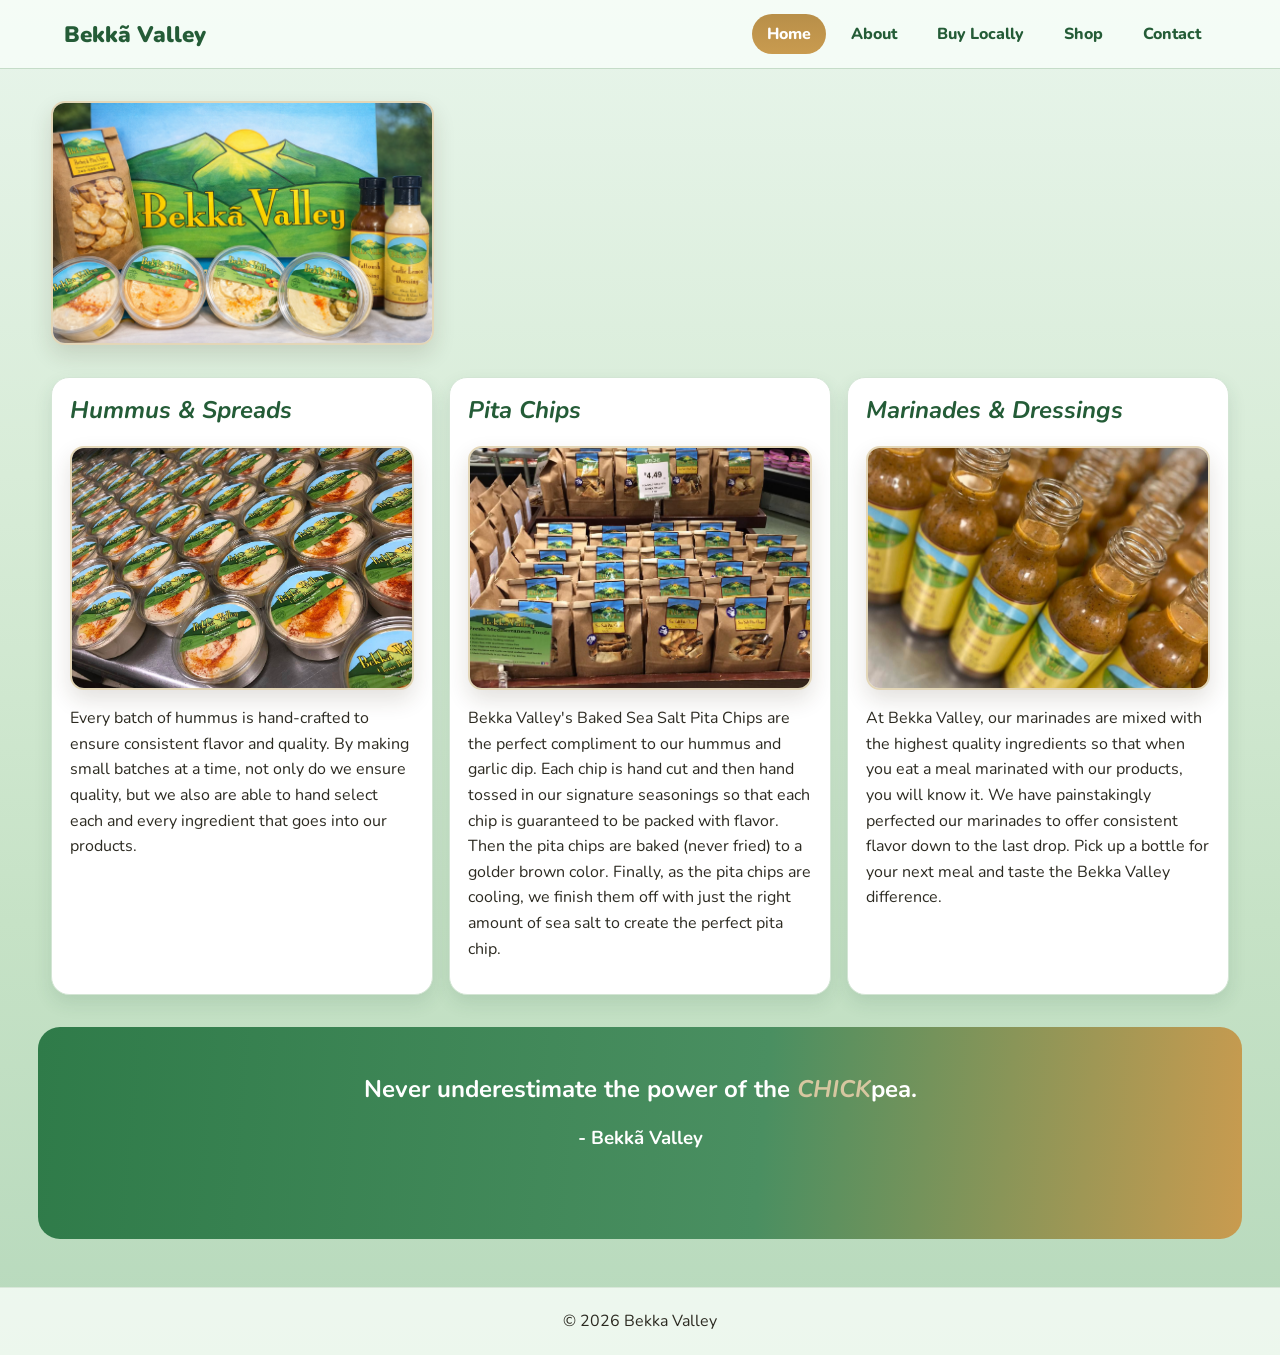
<file: bekkavalley-codex-review-website-at-bekka-valley/index.html>
<!doctype html>
<html lang="en">
  <head>
    <meta charset="UTF-8" />
    <meta name="viewport" content="width=device-width, initial-scale=1.0" />
    <title>Bekkã Valley | Home</title>
    <link rel="preconnect" href="https://fonts.googleapis.com" />
    <link rel="preconnect" href="https://fonts.gstatic.com" crossorigin />
    <link href="https://fonts.googleapis.com/css2?family=Nunito:wght@400;700;800;900&display=swap" rel="stylesheet" />
    <link rel="stylesheet" href="styles.css" />
  </head>
  <body>
    <header class="site-header">
      <a class="logo" href="index.html">Bekkã Valley</a>
      <button class="menu-toggle" aria-label="Toggle navigation">☰</button>
      <nav>
        <a href="index.html" class="active">Home</a>
        <a href="about.html">About</a>
        <a href="products.html">Buy Locally</a>
        <a href="shop.html">Shop</a>
        <a href="contact.html">Contact</a>
      </nav>
    </header>

    <main>
      <section class="block">
        <h2 class="block-title"></h2>
        <div class="gallery-grid">
          <figure class="gallery-item"><img src="Shop images\ChatGPT Image Mar 14, 2026, 09_44_53 PM.png" alt="Team members preparing food together" loading="lazy" />
          </figure>
        </section>

      <section class="block home-categories-section">
        <h2 class="block-title"></h2>
        <div class="grid three product-detail-grid">
          <article class="card product-detail-card">
            <h2><i>Hummus &amp; Spreads</i></h2>
            <figure class="gallery-item"><img src="Shop images\Ex_4.jpg" alt="People sharing snacks outdoors" loading="lazy" /></figure>
            <p>Every batch of hummus is hand-crafted to ensure consistent flavor and quality. By making small batches at a time, not only do we ensure quality, but we also are able to hand select each and every ingredient that goes into our products.</p>
          </article>
          <article class="card product-detail-card">
            <h2><i>Pita Chips</i></h2>
            <figure class="gallery-item"><img src="Shop images\IG_screenshot_3.png" alt="Family style dinner with dips" loading="lazy" /></figure>
            <p>Bekka Valley's Baked Sea Salt Pita Chips are the perfect compliment to our hummus and garlic dip. Each chip is hand cut and then hand tossed in our signature seasonings so that each chip is guaranteed to be packed with flavor. Then the pita chips are baked (never fried) to a golder brown color. Finally, as the pita chips are cooling, we finish them off with just the right amount of sea salt to create the perfect pita chip.</p>
          </article>
          <article class="card product-detail-card">
            <h2><i>Marinades &amp; Dressings</i></h2>
            <figure class="gallery-item"><img src="Shop images\0000_491575088_1249153670548327_1525358927775345856_n.jpg" alt="Colorful fresh vegetables for dipping" loading="lazy" /></figure>
            <p>At Bekka Valley, our marinades are mixed with the highest quality ingredients so that when you eat a meal marinated with our products, you will know it. We have painstakingly perfected our marinades to offer consistent flavor down to the last drop. Pick up a bottle for your next meal and taste the Bekka Valley difference.</p>
          </article>
        </div>
      </section>

      <section class="band">
        <h2>Never underestimate the power of the<i style="color: #d7c7a0"> CHICK</i>pea.</h2>
        <h3>- Bekkã Valley</h3>
        <br>
        <br>
      </section>
    </main>

    <footer class="site-footer">© <span id="year"></span> Bekka Valley</footer>
    <script src="app.js"></script>
  </body>
</html>
</file>
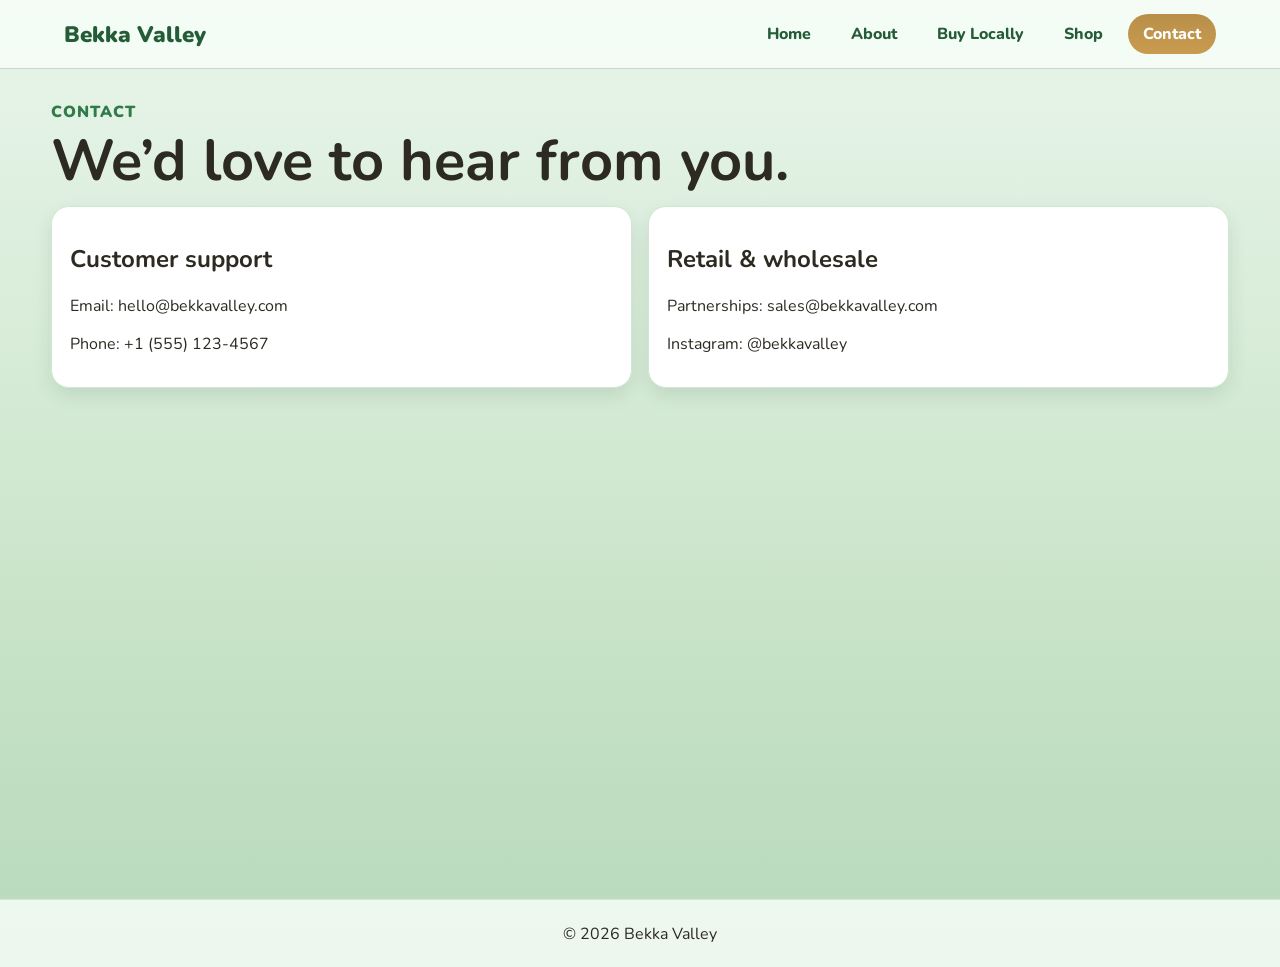
<file: contact.html>
<!doctype html>
<html lang="en">
  <head>
    <meta charset="UTF-8" />
    <meta name="viewport" content="width=device-width, initial-scale=1.0" />
    <title>Bekka Valley | Contact</title>
    <link rel="preconnect" href="https://fonts.googleapis.com" />
    <link rel="preconnect" href="https://fonts.gstatic.com" crossorigin />
    <link href="https://fonts.googleapis.com/css2?family=Nunito:wght@400;700;800;900&display=swap" rel="stylesheet" />
    <link rel="stylesheet" href="styles.css" />
  </head>
  <body>
    <header class="site-header">
      <a class="logo" href="index.html">Bekka Valley</a>
      <button class="menu-toggle" aria-label="Toggle navigation">☰</button>
      <nav>
        <a href="index.html">Home</a>
        <a href="about.html">About</a>
        <a href="products.html">Buy Locally</a>
        <a href="shop.html">Shop</a>
        <a href="contact.html" class="active">Contact</a>
      </nav>
    </header>

    <main>
      <section class="block">
        <p class="eyebrow">Contact</p>
        <h1>We’d love to hear from you.</h1>
        <div class="grid two">
          <article class="card">
            <h2>Customer support</h2>
            <p>Email: hello@bekkavalley.com</p>
            <p>Phone: +1 (555) 123-4567</p>
          </article>
          <article class="card">
            <h2>Retail & wholesale</h2>
            <p>Partnerships: sales@bekkavalley.com</p>
            <p>Instagram: @bekkavalley</p>
          </article>
        </div>
      </section>
    </main>

    <footer class="site-footer">© <span id="year"></span> Bekka Valley</footer>
    <script src="app.js"></script>
  </body>
</html>
</file>
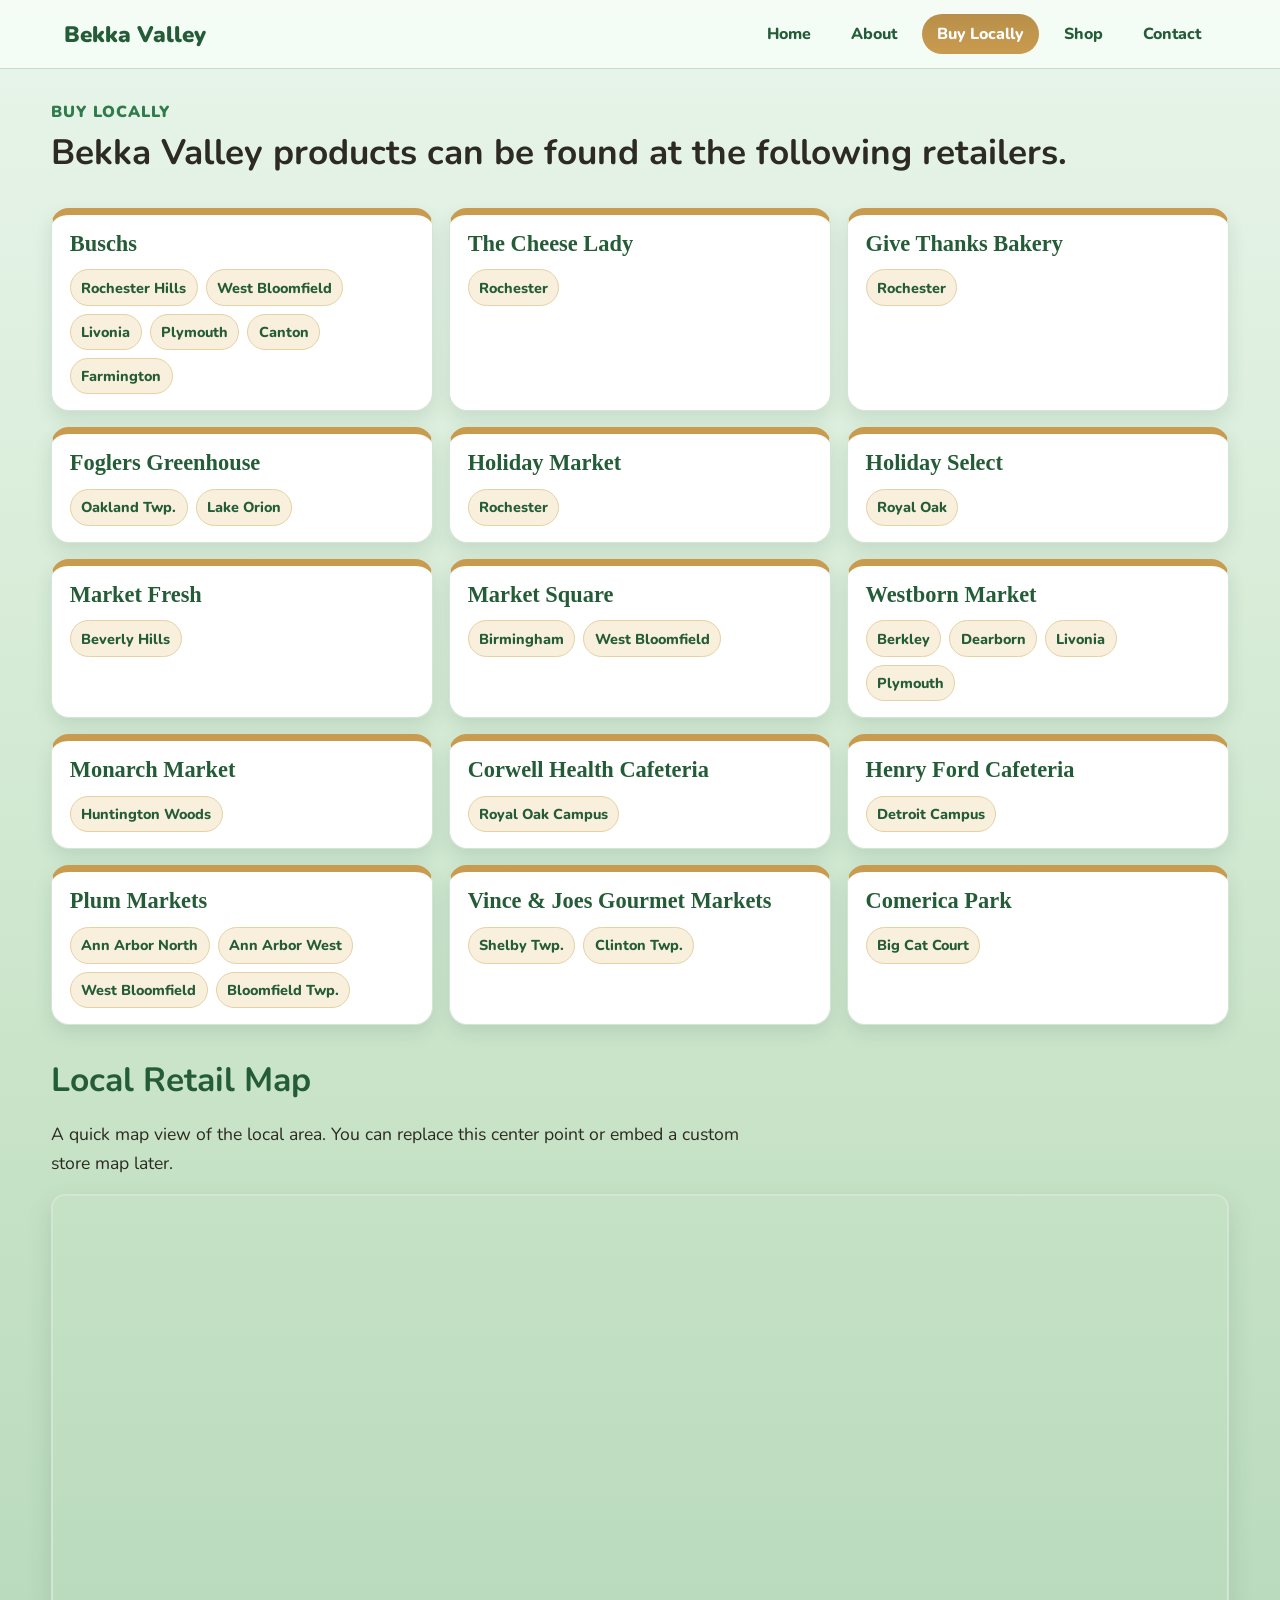
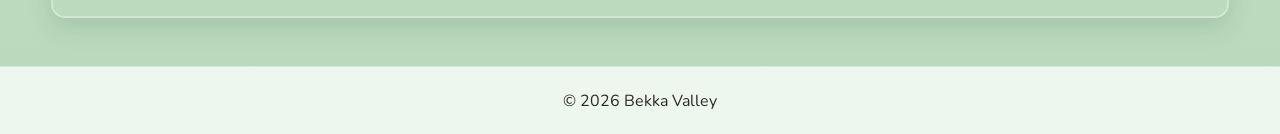
<file: products.html>
<!doctype html>
<html lang="en">
  <head>
    <meta charset="UTF-8" />
    <meta name="viewport" content="width=device-width, initial-scale=1.0" />
    <title>Bekka Valley | Buy Locally</title>
    <link rel="preconnect" href="https://fonts.googleapis.com" />
    <link rel="preconnect" href="https://fonts.gstatic.com" crossorigin />
    <link href="https://fonts.googleapis.com/css2?family=Nunito:wght@400;700;800;900&display=swap" rel="stylesheet" />
    <link rel="stylesheet" href="styles.css" />
  </head>
  <body>
    <header class="site-header">
      <a class="logo" href="index.html">Bekka Valley</a>
      <button class="menu-toggle" aria-label="Toggle navigation">☰</button>
      <nav>
        <a href="index.html">Home</a>
        <a href="about.html">About</a>
        <a href="products.html" class="active">Buy Locally</a>
        <a href="shop.html">Shop</a>
        <a href="contact.html">Contact</a>
      </nav>
    </header>

    <main>
      <section class="block buy-header">
        <p class="eyebrow">Buy Locally</p>
        <h1>Bekka Valley products can be found at the following retailers.</h1>
      </section>

      <section class="block buy-local-layout">
        <article class="card retailer-container">
          <h3>Buschs</h3>
          <div class="location-links">
            <a href="https://www.google.com/maps/search/?api=1&query=Buschs+Rochester+Hills+MI" target="_blank" rel="noopener noreferrer">Rochester Hills</a>
            <a href="https://www.google.com/maps/search/?api=1&query=Buschs+West+Bloomfield+MI" target="_blank" rel="noopener noreferrer">West Bloomfield</a>
            <a href="https://www.google.com/maps/search/?api=1&query=Buschs+Livonia+MI" target="_blank" rel="noopener noreferrer">Livonia</a>
            <a href="https://www.google.com/maps/search/?api=1&query=Buschs+Plymouth+MI" target="_blank" rel="noopener noreferrer">Plymouth</a>
            <a href="https://www.google.com/maps/search/?api=1&query=Buschs+Canton+MI" target="_blank" rel="noopener noreferrer">Canton</a>
            <a href="https://www.google.com/maps/search/?api=1&query=Buschs+Farmington+MI" target="_blank" rel="noopener noreferrer">Farmington</a>
          </div>
        </article>

        <article class="card retailer-container">
          <h3>The Cheese Lady</h3>
          <div class="location-links">
            <a href="https://www.google.com/maps/search/?api=1&query=The+Cheese+Lady+Rochester+MI" target="_blank" rel="noopener noreferrer">Rochester</a>
          </div>
        </article>

        <article class="card retailer-container">
          <h3>Give Thanks Bakery</h3>
          <div class="location-links">
            <a href="https://www.google.com/maps/search/?api=1&query=Give+Thanks+Bakery+Rochester+MI" target="_blank" rel="noopener noreferrer">Rochester</a>
          </div>
        </article>

        <article class="card retailer-container">
          <h3>Foglers Greenhouse</h3>
          <div class="location-links">
            <a href="https://www.google.com/maps/search/?api=1&query=Foglers+Greenhouse+Oakland+Township+MI" target="_blank" rel="noopener noreferrer">Oakland Twp.</a>
            <a href="https://www.google.com/maps/search/?api=1&query=Foglers+Greenhouse+Lake+Orion+MI" target="_blank" rel="noopener noreferrer">Lake Orion</a>
          </div>
        </article>

        <article class="card retailer-container">
          <h3>Holiday Market</h3>
          <div class="location-links">
            <a href="https://www.google.com/maps/search/?api=1&query=Holiday+Market+Rochester+MI" target="_blank" rel="noopener noreferrer">Rochester</a>
          </div>
        </article>

        <article class="card retailer-container">
          <h3>Holiday Select</h3>
          <div class="location-links">
            <a href="https://www.google.com/maps/search/?api=1&query=Holiday+Select+Royal+Oak+MI" target="_blank" rel="noopener noreferrer">Royal Oak</a>
          </div>
        </article>

        <article class="card retailer-container">
          <h3>Market Fresh</h3>
          <div class="location-links">
            <a href="https://www.google.com/maps/search/?api=1&query=Market+Fresh+Beverly+Hills+MI" target="_blank" rel="noopener noreferrer">Beverly Hills</a>
          </div>
        </article>

        <article class="card retailer-container">
          <h3>Market Square</h3>
          <div class="location-links">
            <a href="https://www.google.com/maps/search/?api=1&query=Market+Square+Birmingham+MI" target="_blank" rel="noopener noreferrer">Birmingham</a>
            <a href="https://www.google.com/maps/search/?api=1&query=Market+Square+West+Bloomfield+MI" target="_blank" rel="noopener noreferrer">West Bloomfield</a>
          </div>
        </article>

        <article class="card retailer-container">
          <h3>Westborn Market</h3>
          <div class="location-links">
            <a href="https://www.google.com/maps/search/?api=1&query=Westborn+Market+Berkley+MI" target="_blank" rel="noopener noreferrer">Berkley</a>
            <a href="https://www.google.com/maps/search/?api=1&query=Westborn+Market+Dearborn+MI" target="_blank" rel="noopener noreferrer">Dearborn</a>
            <a href="https://www.google.com/maps/search/?api=1&query=Westborn+Market+Livonia+MI" target="_blank" rel="noopener noreferrer">Livonia</a>
            <a href="https://www.google.com/maps/search/?api=1&query=Westborn+Market+Plymouth+MI" target="_blank" rel="noopener noreferrer">Plymouth</a>
          </div>
        </article>

        <article class="card retailer-container">
          <h3>Monarch Market</h3>
          <div class="location-links">
            <a href="https://www.google.com/maps/search/?api=1&query=Monarch+Market+Huntington+Woods+MI" target="_blank" rel="noopener noreferrer">Huntington Woods</a>
          </div>
        </article>

        <article class="card retailer-container">
          <h3>Corwell Health Cafeteria</h3>
          <div class="location-links">
            <a href="https://www.google.com/maps/search/?api=1&query=Corewell+Health+Royal+Oak+MI" target="_blank" rel="noopener noreferrer">Royal Oak Campus</a>
          </div>
        </article>

        <article class="card retailer-container">
          <h3>Henry Ford Cafeteria</h3>
          <div class="location-links">
            <a href="https://www.google.com/maps/search/?api=1&query=Henry+Ford+Hospital+Detroit+MI" target="_blank" rel="noopener noreferrer">Detroit Campus</a>
          </div>
        </article>

        <article class="card retailer-container">
          <h3>Plum Markets</h3>
          <div class="location-links">
            <a href="https://www.google.com/maps/search/?api=1&query=Plum+Market+Ann+Arbor+North+MI" target="_blank" rel="noopener noreferrer">Ann Arbor North</a>
            <a href="https://www.google.com/maps/search/?api=1&query=Plum+Market+Ann+Arbor+West+MI" target="_blank" rel="noopener noreferrer">Ann Arbor West</a>
            <a href="https://www.google.com/maps/search/?api=1&query=Plum+Market+West+Bloomfield+MI" target="_blank" rel="noopener noreferrer">West Bloomfield</a>
            <a href="https://www.google.com/maps/search/?api=1&query=Plum+Market+Bloomfield+Township+MI" target="_blank" rel="noopener noreferrer">Bloomfield Twp.</a>
          </div>
        </article>

        <article class="card retailer-container">
          <h3>Vince &amp; Joes Gourmet Markets</h3>
          <div class="location-links">
            <a href="https://www.google.com/maps/search/?api=1&query=Vince+and+Joes+Shelby+Township+MI" target="_blank" rel="noopener noreferrer">Shelby Twp.</a>
            <a href="https://www.google.com/maps/search/?api=1&query=Vince+and+Joes+Clinton+Township+MI" target="_blank" rel="noopener noreferrer">Clinton Twp.</a>
          </div>
        </article>

        <article class="card retailer-container">
          <h3>Comerica Park</h3>
          <div class="location-links">
            <a href="https://www.google.com/maps/search/?api=1&query=Comerica+Park+Detroit+MI" target="_blank" rel="noopener noreferrer">Big Cat Court</a>
          </div>
        </article>
      </section>

      <section class="block">
        <h2 class="block-title">Local Retail Map</h2>
        <p class="lead">A quick map view of the local area. You can replace this center point or embed a custom store map later.</p>
        <div class="map-wrap">
          <iframe
            title="Bekka Valley local retail map"
            src="https://www.google.com/maps?q=Rochester+Hills,+MI&output=embed"
            loading="lazy"
            referrerpolicy="no-referrer-when-downgrade"
          ></iframe>
        </div>
      </section>
    </main>

    <footer class="site-footer">© <span id="year"></span> Bekka Valley</footer>
    <script src="app.js"></script>
  </body>
</html>
</file>
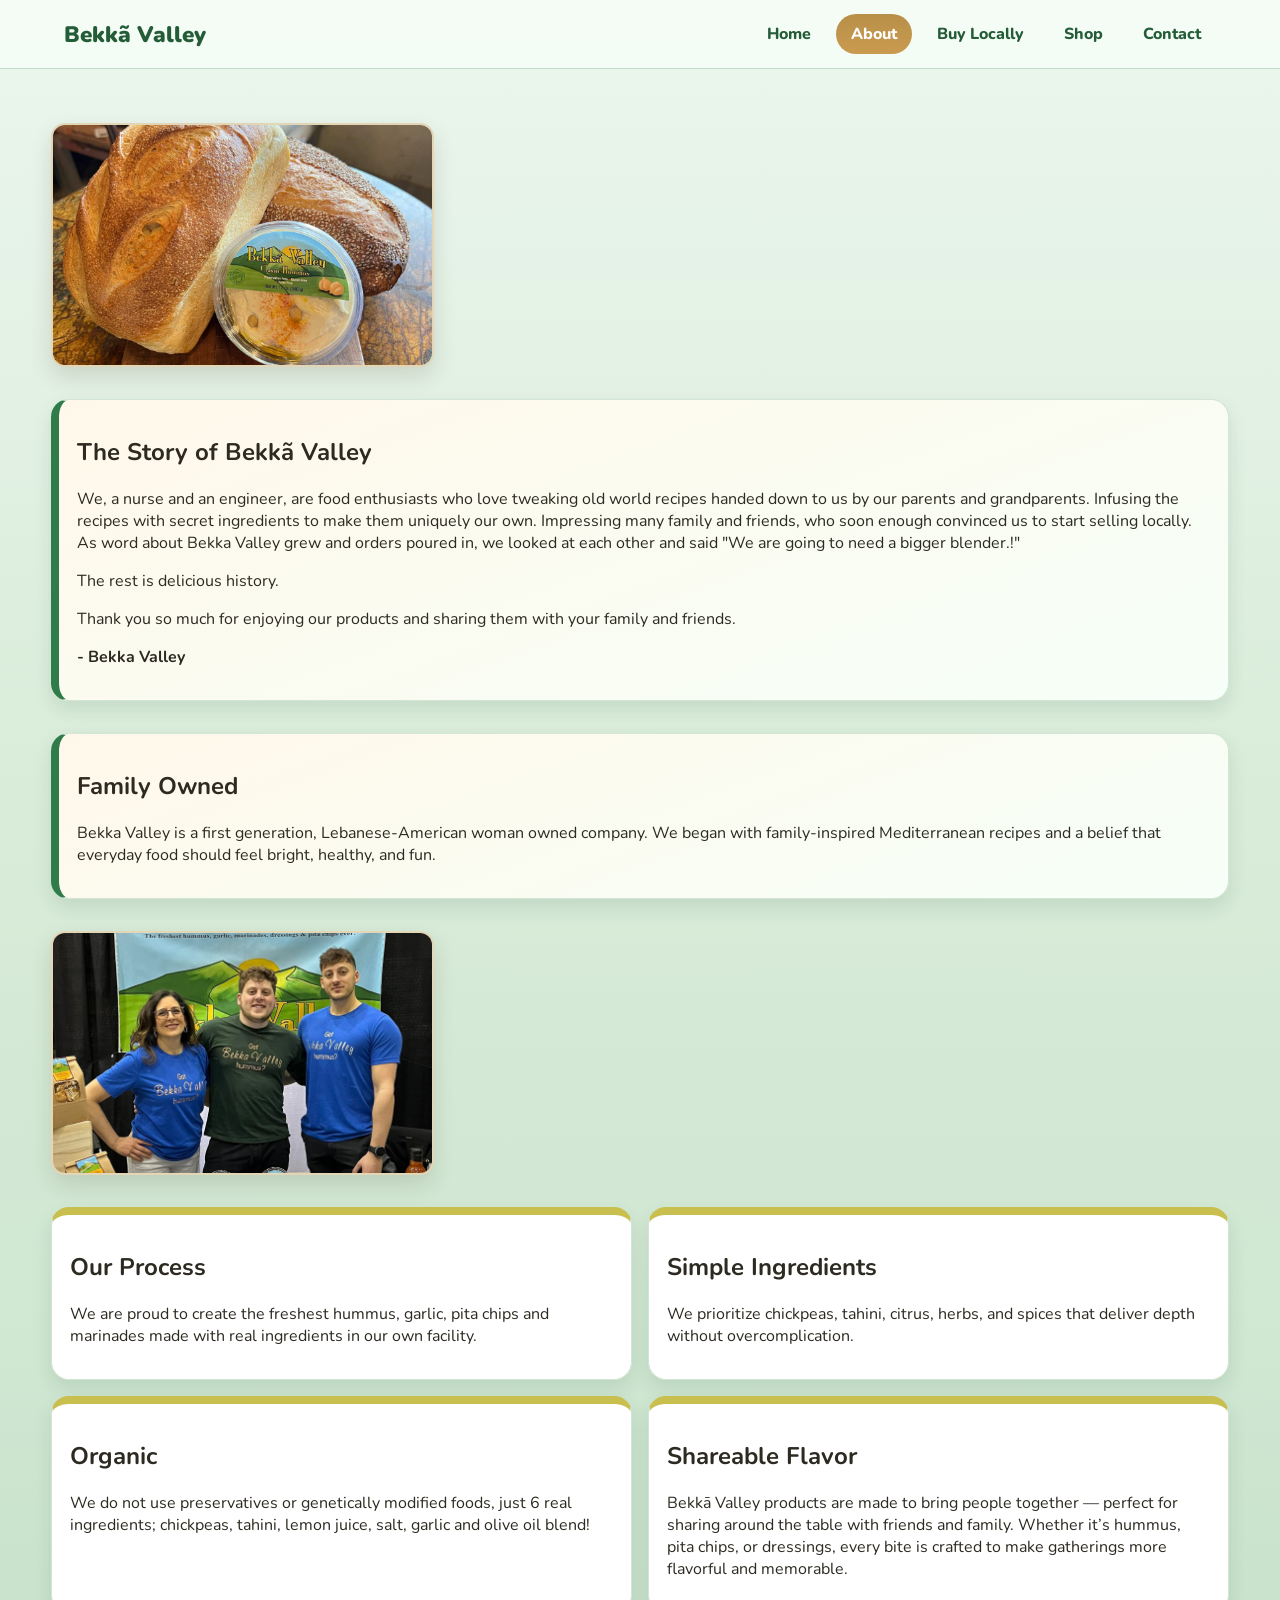
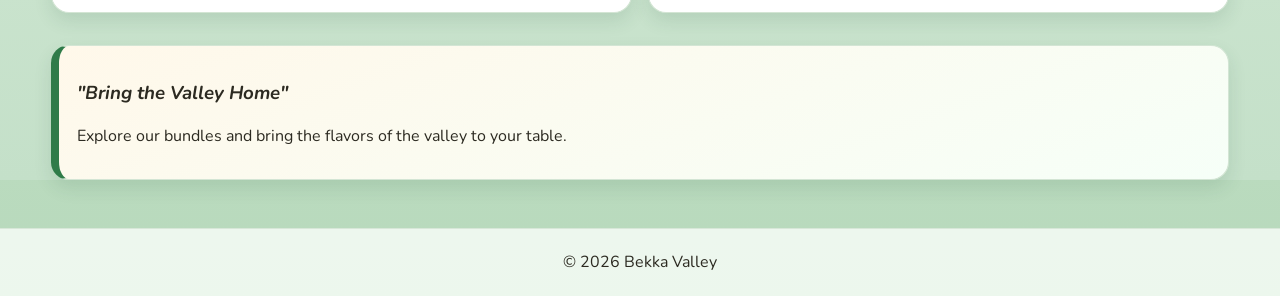
<file: bekkavalley-codex-review-website-at-bekka-valley/about.html>
<!doctype html>
<html lang="en">
  <head>
    <meta charset="UTF-8" />
    <meta name="viewport" content="width=device-width, initial-scale=1.0" />
    <title>Bekka Valley | About</title>
    <link rel="preconnect" href="https://fonts.googleapis.com" />
    <link rel="preconnect" href="https://fonts.gstatic.com" crossorigin />
    <link href="https://fonts.googleapis.com/css2?family=Nunito:wght@400;700;800;900&display=swap" rel="stylesheet" />
    <link rel="stylesheet" href="styles.css" />
  </head>
  <body>
    <header class="site-header">
      <a class="logo" href="index.html">Bekkã Valley</a>
      <button class="menu-toggle" aria-label="Toggle navigation">☰</button>
      <nav>
        <a href="index.html">Home</a>
        <a href="about.html" class="active">About</a>
        <a href="products.html">Buy Locally</a>
        <a href="shop.html">Shop</a>
        <a href="contact.html">Contact</a>
      </nav>
    </header>

    <main class="about-page">
      <br>

      <section class="block">
        <h2 class="block-title"></h2>
        <div class="gallery-grid">
          <figure class="gallery-item"><img src="Shop images\IG_screenshot_1.png" alt="Team members preparing food together" loading="lazy" /></figure>
        </div>
      </section>

      <section class="block">
        <article class="card about-story-card">
          <h2>The Story of Bekkã Valley</h2>
          <p>We, a nurse and an engineer, are food enthusiasts who love tweaking old world recipes handed down to us by our parents and grandparents. Infusing the recipes with secret ingredients to make them uniquely our own. Impressing many family and friends, who soon enough convinced us to start selling locally. As word about Bekka Valley grew and orders poured in, we looked at each other and said "We are going to need a bigger blender.!"</p>
          <p>The rest is delicious history.</p>
          <p>Thank you so much for enjoying our products and sharing them with your family and friends.</p>
          <p><strong>- Bekka Valley</strong></p>
        </article>
      </section>

      <section class="block">
        <article class="card about-story-card">
          <p class="eyebrow"></p>
          <h2>Family Owned</h2>
          <p>Bekka Valley is a first generation, Lebanese-American woman owned company. We began with family-inspired Mediterranean recipes and a belief that everyday food should feel bright, healthy, and fun.</p>
        </article>
      </section>

            <section class="block">
        <h2 class="block-title"></h2>
        <div class="gallery-grid">
          <figure class="gallery-item"><img src="Shop images\team.jpg" alt="Team members preparing food together" loading="lazy" /></figure>
        </div>
      </section>

      <section class="block">
        <div class="grid two">
          <article class="card about-highlight-card"><h2>Our Process</h2><p>We are proud to create the freshest hummus, garlic, pita chips and marinades made with real ingredients in our own facility.</p></article>
          <article class="card about-highlight-card"><h2>Simple Ingredients</h2><p>We prioritize chickpeas, tahini, citrus, herbs, and spices that deliver depth without overcomplication.</p></article>
          <article class="card about-highlight-card"><h2>Organic</h2><p>We do not use preservatives or genetically modified foods, just 6 real ingredients; chickpeas, tahini, lemon juice, salt, garlic and olive oil blend!</p></article>
          <article class="card about-highlight-card"><h2>Shareable Flavor</h2><p>Bekkā Valley products are made to bring people together — perfect for sharing around the table with friends and family. Whether it’s hummus, pita chips, or dressings, every bite is crafted to make gatherings more flavorful and memorable.</p></article>
        </div>
      </section>

      <section class="block">
        <article class="card about-story-card">
          <p class="eyebrow"></p>
          <h3><i>"Bring the Valley Home"</i></h3>
          <p>Explore our bundles and bring the flavors of the valley to your table.</p>
        </article>
      </section>
    </main>



    <footer class="site-footer">© <span id="year"></span> Bekka Valley</footer>
    <script src="app.js"></script>
  </body>
</html>
</file>
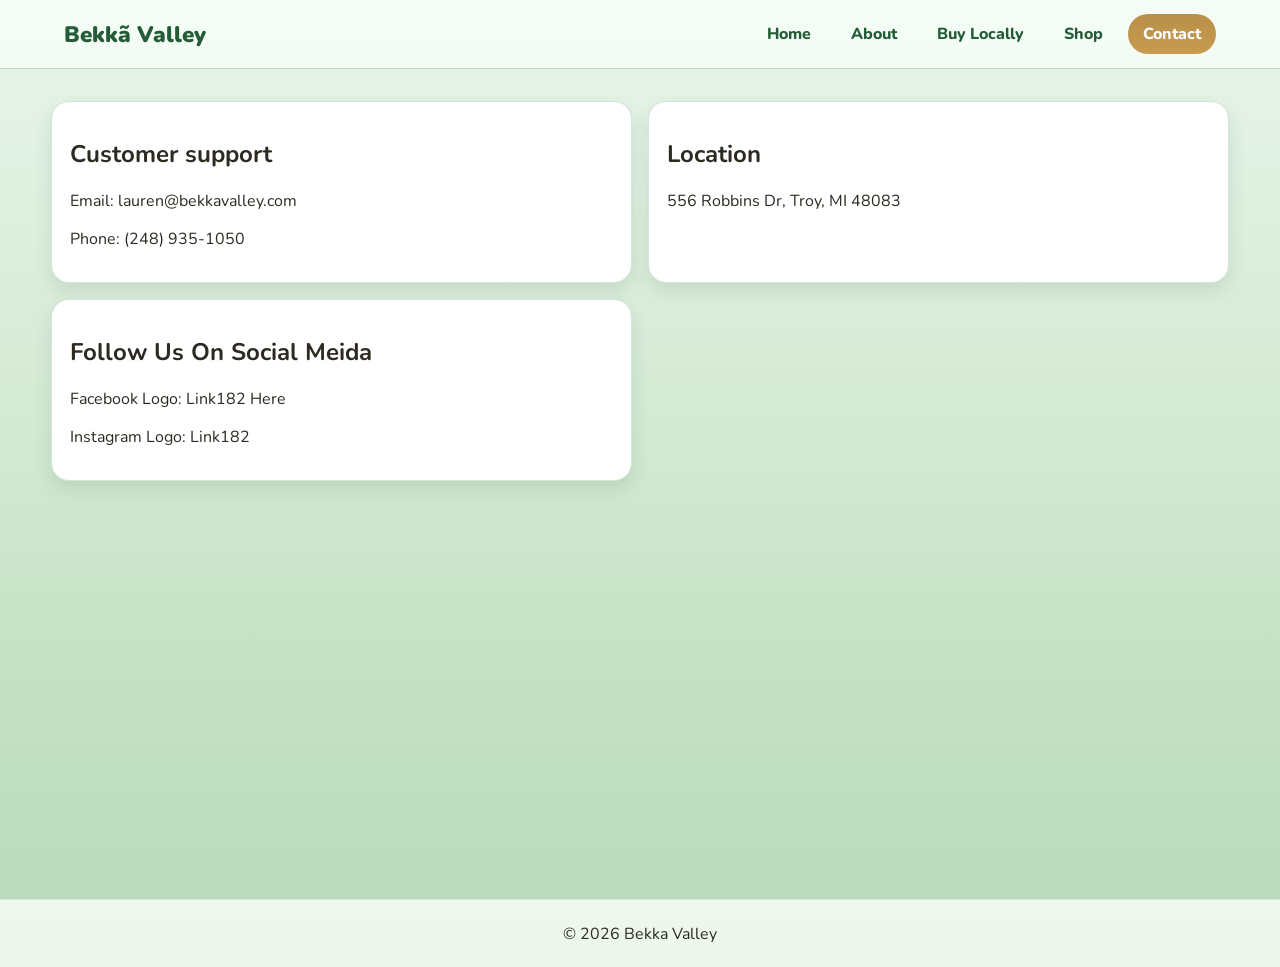
<file: bekkavalley-codex-review-website-at-bekka-valley/contact.html>
<!doctype html>
<html lang="en">
  <head>
    <meta charset="UTF-8" />
    <meta name="viewport" content="width=device-width, initial-scale=1.0" />
    <title>Bekkã Valley | Contact</title>
    <link rel="preconnect" href="https://fonts.googleapis.com" />
    <link rel="preconnect" href="https://fonts.gstatic.com" crossorigin />
    <link href="https://fonts.googleapis.com/css2?family=Nunito:wght@400;700;800;900&display=swap" rel="stylesheet" />
    <link rel="stylesheet" href="styles.css" />
  </head>
  <body>
    <header class="site-header">
      <a class="logo" href="index.html">Bekkã Valley</a>
      <button class="menu-toggle" aria-label="Toggle navigation">☰</button>
      <nav>
        <a href="index.html">Home</a>
        <a href="about.html">About</a>
        <a href="products.html">Buy Locally</a>
        <a href="shop.html">Shop</a>
        <a href="contact.html" class="active">Contact</a>
      </nav>
    </header>

    <main>
      <section class="block">
        <div class="grid two">
          <article class="card">
            <h2>Customer support</h2>
            <p>Email: lauren@bekkavalley.com</p>
            <p>Phone: (248) 935-1050</p>
          </article>
          <article class="card">
            <h2>Location</h2>
            <p>556 Robbins Dr, Troy, MI 48083</p>
          </article>
          <article class="card">
            <h2>Follow Us On Social Meida</h2>
            <p>Facebook Logo: Link182 Here</p>
            <p>Instagram Logo: Link182</p>
          </article>
        </div>
      </section>
    </main>

    <footer class="site-footer">© <span id="year"></span> Bekka Valley</footer>
    <script src="app.js"></script>
  </body>
</html>
</file>
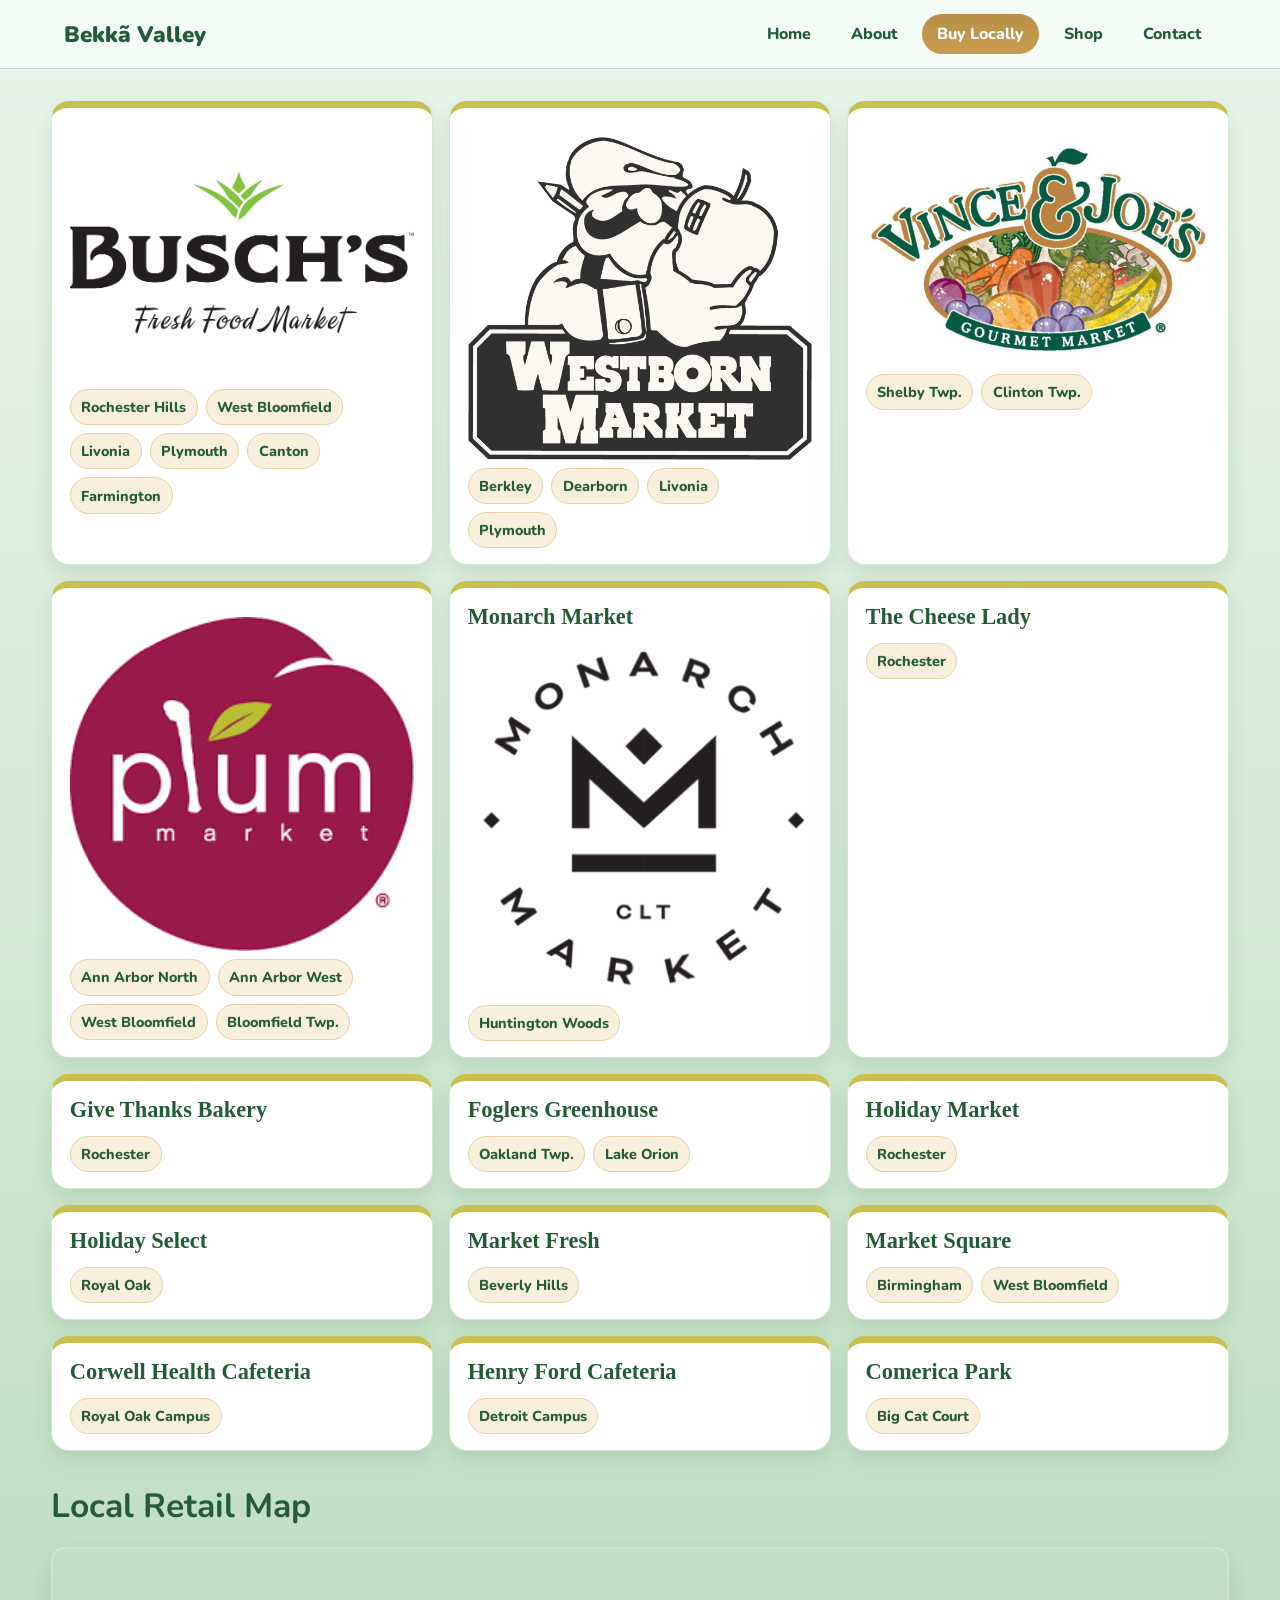
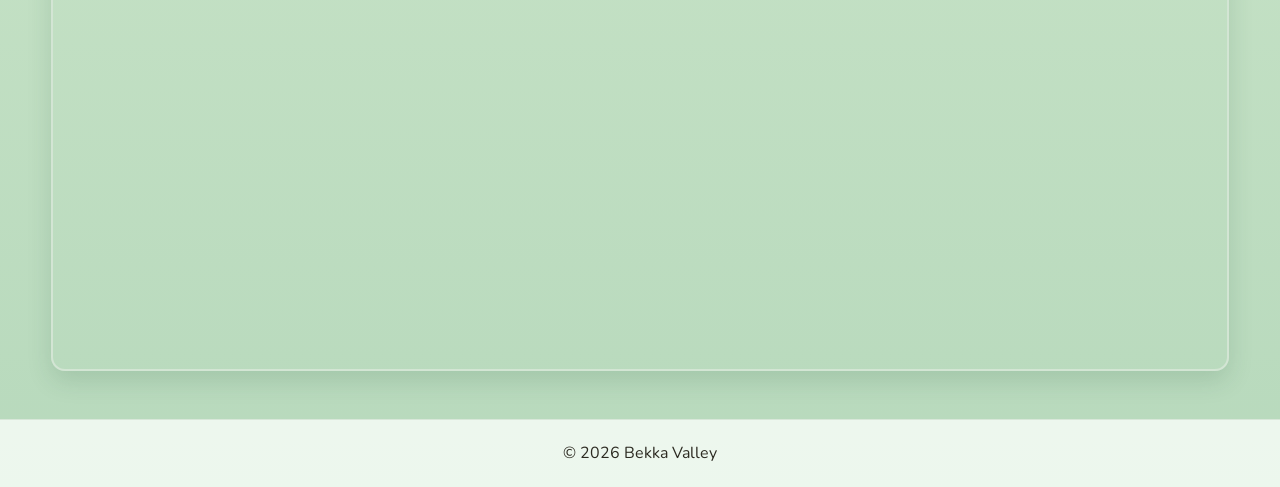
<file: bekkavalley-codex-review-website-at-bekka-valley/products.html>
<!doctype html>
<html lang="en">
  <head>
    <meta charset="UTF-8" />
    <meta name="viewport" content="width=device-width, initial-scale=1.0" />
    <title>Bekka Valley | Buy Locally</title>
    <link rel="preconnect" href="https://fonts.googleapis.com" />
    <link rel="preconnect" href="https://fonts.gstatic.com" crossorigin />
    <link href="https://fonts.googleapis.com/css2?family=Nunito:wght@400;700;800;900&display=swap" rel="stylesheet" />
    <link rel="stylesheet" href="styles.css" />
  </head>
  <body>
    <header class="site-header">
      <a class="logo" href="index.html">Bekkã Valley</a>
      <button class="menu-toggle" aria-label="Toggle navigation">☰</button>
      <nav>
        <a href="index.html">Home</a>
        <a href="about.html">About</a>
        <a href="products.html" class="active">Buy Locally</a>
        <a href="shop.html">Shop</a>
        <a href="contact.html">Contact</a>
      </nav>
    </header>

    <main>

      <section class="block buy-local-layout">
        <article class="card retailer-container">
          <h3></h3>
          <div class="location-links">
            <img src="Shop images\Logo_Header_Desktop.png">
            <a href="https://www.google.com/maps/search/?api=1&query=Buschs+Rochester+Hills+MI" target="_blank" rel="noopener noreferrer">Rochester Hills</a>
            <a href="https://www.google.com/maps/search/?api=1&query=Buschs+West+Bloomfield+MI" target="_blank" rel="noopener noreferrer">West Bloomfield</a>
            <a href="https://www.google.com/maps/search/?api=1&query=Buschs+Livonia+MI" target="_blank" rel="noopener noreferrer">Livonia</a>
            <a href="https://www.google.com/maps/search/?api=1&query=Buschs+Plymouth+MI" target="_blank" rel="noopener noreferrer">Plymouth</a>
            <a href="https://www.google.com/maps/search/?api=1&query=Buschs+Canton+MI" target="_blank" rel="noopener noreferrer">Canton</a>
            <a href="https://www.google.com/maps/search/?api=1&query=Buschs+Farmington+MI" target="_blank" rel="noopener noreferrer">Farmington</a>
          </div>
        </article>

        <article class="card retailer-container">
          <h3></h3>
          <div class="location-links">
            <img src="Shop images\WB-Logo-1.png">
            <a href="https://www.google.com/maps/search/?api=1&query=Westborn+Market+Berkley+MI" target="_blank" rel="noopener noreferrer">Berkley</a>
            <a href="https://www.google.com/maps/search/?api=1&query=Westborn+Market+Dearborn+MI" target="_blank" rel="noopener noreferrer">Dearborn</a>
            <a href="https://www.google.com/maps/search/?api=1&query=Westborn+Market+Livonia+MI" target="_blank" rel="noopener noreferrer">Livonia</a>
            <a href="https://www.google.com/maps/search/?api=1&query=Westborn+Market+Plymouth+MI" target="_blank" rel="noopener noreferrer">Plymouth</a>
          </div>
        </article>

        <article class="card retailer-container">
          <h3></h3>
          <div class="location-links">
            <img src="Shop images\Vandjoes.png">
            <a href="https://www.google.com/maps/search/?api=1&query=Vince+and+Joes+Shelby+Township+MI" target="_blank" rel="noopener noreferrer">Shelby Twp.</a>
            <a href="https://www.google.com/maps/search/?api=1&query=Vince+and+Joes+Clinton+Township+MI" target="_blank" rel="noopener noreferrer">Clinton Twp.</a>
          </div>
        </article>

                <article class="card retailer-container">
          <h3></h3>
          <div class="location-links">
            <img src="Shop images\plum markets.png">
            <a href="https://www.google.com/maps/search/?api=1&query=Plum+Market+Ann+Arbor+North+MI" target="_blank" rel="noopener noreferrer">Ann Arbor North</a>
            <a href="https://www.google.com/maps/search/?api=1&query=Plum+Market+Ann+Arbor+West+MI" target="_blank" rel="noopener noreferrer">Ann Arbor West</a>
            <a href="https://www.google.com/maps/search/?api=1&query=Plum+Market+West+Bloomfield+MI" target="_blank" rel="noopener noreferrer">West Bloomfield</a>
            <a href="https://www.google.com/maps/search/?api=1&query=Plum+Market+Bloomfield+Township+MI" target="_blank" rel="noopener noreferrer">Bloomfield Twp.</a>
          </div>
        </article>

          <article class="card retailer-container">
          <h3>Monarch Market</h3>
          <div class="location-links">
            <img src="Shop images\mm2.png">
            <a href="https://www.google.com/maps/search/?api=1&query=Monarch+Market+Huntington+Woods+MI" target="_blank" rel="noopener noreferrer">Huntington Woods</a>
          </div>
        </article>

        <article class="card retailer-container">
          <h3>The Cheese Lady</h3>
          <div class="location-links">
            <a href="https://www.google.com/maps/search/?api=1&query=The+Cheese+Lady+Rochester+MI" target="_blank" rel="noopener noreferrer">Rochester</a>
          </div>
        </article>

        <article class="card retailer-container">
          <h3>Give Thanks Bakery</h3>
          <div class="location-links">
            <a href="https://www.google.com/maps/search/?api=1&query=Give+Thanks+Bakery+Rochester+MI" target="_blank" rel="noopener noreferrer">Rochester</a>
          </div>
        </article>

        <article class="card retailer-container">
          <h3>Foglers Greenhouse</h3>
          <div class="location-links">
            <a href="https://www.google.com/maps/search/?api=1&query=Foglers+Greenhouse+Oakland+Township+MI" target="_blank" rel="noopener noreferrer">Oakland Twp.</a>
            <a href="https://www.google.com/maps/search/?api=1&query=Foglers+Greenhouse+Lake+Orion+MI" target="_blank" rel="noopener noreferrer">Lake Orion</a>
          </div>
        </article>

        <article class="card retailer-container">
          <h3>Holiday Market</h3>
          <div class="location-links">
            <a href="https://www.google.com/maps/search/?api=1&query=Holiday+Market+Rochester+MI" target="_blank" rel="noopener noreferrer">Rochester</a>
          </div>
        </article>

        <article class="card retailer-container">
          <h3>Holiday Select</h3>
          <div class="location-links">
            <a href="https://www.google.com/maps/search/?api=1&query=Holiday+Select+Royal+Oak+MI" target="_blank" rel="noopener noreferrer">Royal Oak</a>
          </div>
        </article>

        <article class="card retailer-container">
          <h3>Market Fresh</h3>
          <div class="location-links">
            <a href="https://www.google.com/maps/search/?api=1&query=Market+Fresh+Beverly+Hills+MI" target="_blank" rel="noopener noreferrer">Beverly Hills</a>
          </div>
        </article>

        <article class="card retailer-container">
          <h3>Market Square</h3>
          <div class="location-links">
            <a href="https://www.google.com/maps/search/?api=1&query=Market+Square+Birmingham+MI" target="_blank" rel="noopener noreferrer">Birmingham</a>
            <a href="https://www.google.com/maps/search/?api=1&query=Market+Square+West+Bloomfield+MI" target="_blank" rel="noopener noreferrer">West Bloomfield</a>
          </div>
        </article>

        <article class="card retailer-container">
          <h3>Corwell Health Cafeteria</h3>
          <div class="location-links">
            <a href="https://www.google.com/maps/search/?api=1&query=Corewell+Health+Royal+Oak+MI" target="_blank" rel="noopener noreferrer">Royal Oak Campus</a>
          </div>
        </article>

        <article class="card retailer-container">
          <h3>Henry Ford Cafeteria</h3>
          <div class="location-links">
            <a href="https://www.google.com/maps/search/?api=1&query=Henry+Ford+Hospital+Detroit+MI" target="_blank" rel="noopener noreferrer">Detroit Campus</a>
          </div>
        </article>

        <article class="card retailer-container">
          <h3>Comerica Park</h3>
          <div class="location-links">
            <a href="https://www.google.com/maps/search/?api=1&query=Comerica+Park+Detroit+MI" target="_blank" rel="noopener noreferrer">Big Cat Court</a>
          </div>
        </article>
      </section>

      <section class="block">
        <h2 class="block-title">Local Retail Map</h2>
        <p class="lead"></p>
        <div class="map-wrap">
          <iframe
            title="Bekka Valley local retail map"
            src="https://www.google.com/maps?q=Rochester+Hills,+MI&output=embed"
            loading="lazy"
            referrerpolicy="no-referrer-when-downgrade"
          ></iframe>
        </div>
      </section>
    </main>

    <footer class="site-footer">© <span id="year"></span> Bekka Valley</footer>
    <script src="app.js"></script>
  </body>
</html>
</file>
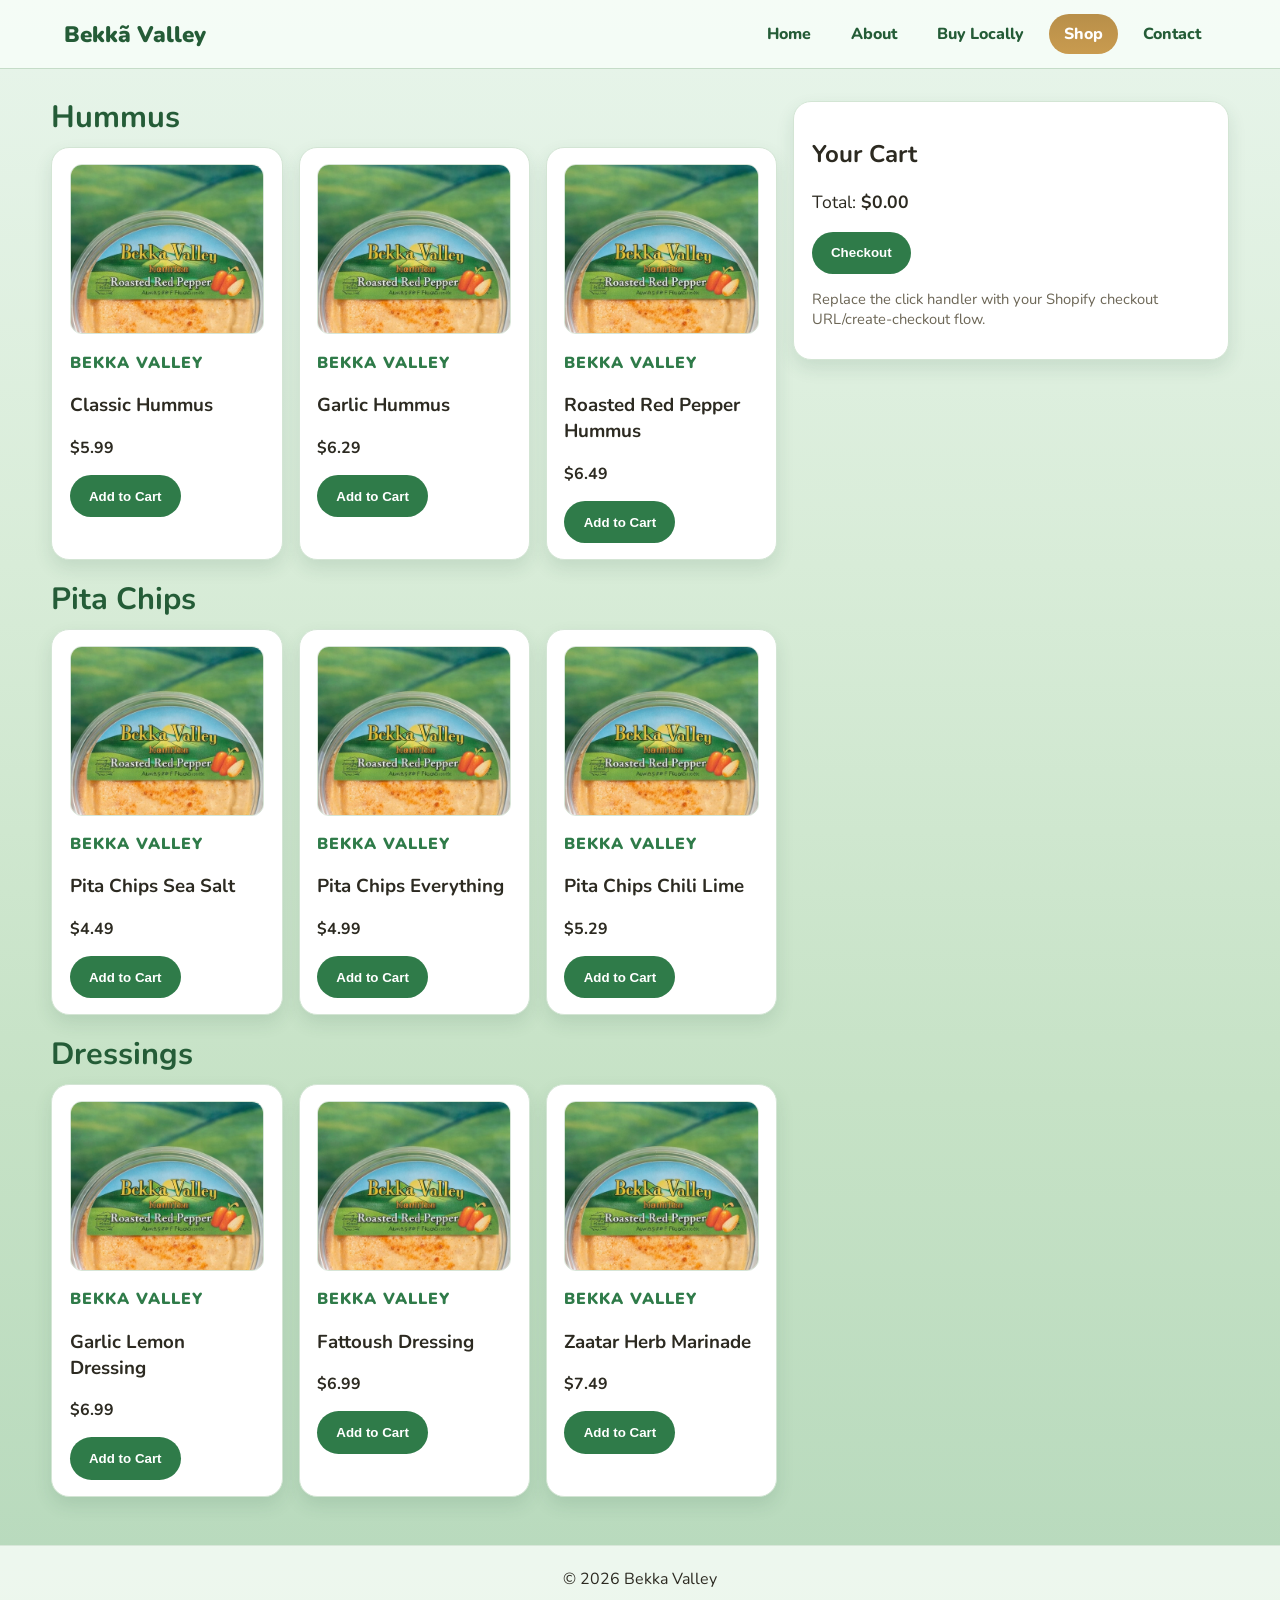
<file: bekkavalley-codex-review-website-at-bekka-valley/shop.html>
<!doctype html>
<html lang="en">
  <head>
    <meta charset="UTF-8" />
    <meta name="viewport" content="width=device-width, initial-scale=1.0" />
    <title>Bekka Valley | Shop</title>
    <link rel="preconnect" href="https://fonts.googleapis.com" />
    <link rel="preconnect" href="https://fonts.gstatic.com" crossorigin />
    <link href="https://fonts.googleapis.com/css2?family=Nunito:wght@400;700;800;900&display=swap" rel="stylesheet" />
    <link rel="stylesheet" href="styles.css" />
  </head>
  <body>
    <header class="site-header">
      <a class="logo" href="index.html">Bekkã Valley</a>
      <button class="menu-toggle" aria-label="Toggle navigation">☰</button>
      <nav>
        <a href="index.html">Home</a>
        <a href="about.html">About</a>
        <a href="products.html">Buy Locally</a>
        <a href="shop.html" class="active">Shop</a>
        <a href="contact.html">Contact</a>
      </nav>
    </header>

    <main>
      <section class="block">
        <p class="eyebrow"></p>
        <h1></h1>
        <p class="lead"></p>
      </section>

      <section class="block shop-layout">
        <div>
          <div id="product-grid" class="shop-categories-wrap"></div>
        </div>

        <aside class="card cart-panel">
          <h2>Your Cart</h2>
          <ul id="cart-items"></ul>
          <p class="total">Total: <strong id="cart-total">$0.00</strong></p>
          <button id="checkout-btn" class="btn btn-primary">Checkout</button>
          <p class="helper">Replace the click handler with your Shopify checkout URL/create-checkout flow.</p>
        </aside>
      </section>
    </main>

    <footer class="site-footer">© <span id="year"></span> Bekka Valley</footer>
    <script src="app.js"></script>
  </body>
</html>
</file>
<file: bekkavalley-codex-review-website-at-bekka-valley/styles.css>
:root {
  --ink: #2c2a21;
  --mustard: #c9bf4f;
  --mustard-dark: #a6a235;
  --green: #2f7b49;
  --green-dark: #245c37;
  --soft-mustard: #f3e3bf;
  --soft-green: #dff2e6;
  --white: #ffffff;
  --line: #d8e7d9;
  --shadow: 0 10px 24px rgba(34, 78, 53, 0.15);
}

* { box-sizing: border-box; }
html, body {
  margin: 0;
  padding: 0;
  font-family: "Nunito", system-ui, sans-serif;
  color: var(--ink);
  background: linear-gradient(180deg, #e8f5eb 0%, #d8ecd8 35%, #c6e2c6 68%, #b7d9bc 100%);
}

a { text-decoration: none; color: inherit; }

.site-header {
  position: sticky;
  top: 0;
  z-index: 20;
  display: flex;
  align-items: center;
  justify-content: space-between;
  padding: 0.9rem min(5vw, 4rem);
  background: rgba(246, 252, 247, 0.92);
  border-bottom: 1px solid #c5dcc8;
}
.logo {
  font-weight: 900;
  color: var(--green-dark);
  font-size: 1.4rem;
}
.menu-toggle {
  display: none;
  border: 0;
  width: 42px;
  height: 42px;
  border-radius: 10px;
  background: var(--soft-mustard);
  color: var(--green-dark);
  font-size: 1.3rem;
}
nav { display: flex; gap: 0.6rem; }
nav a {
  font-weight: 800;
  padding: 0.55rem 0.95rem;
  border-radius: 999px;
  color: var(--green-dark);
}
nav a:hover,
nav a.active {
  background: linear-gradient(180deg, #b88f49 0%, #c99b4f 100%);
  color: var(--white);
}

main { min-height: calc(100vh - 150px); }



.home-hero-replica {
  width: min(1240px, 94vw);
  margin: 2.2rem auto 0;
  border-radius: 28px;
  overflow: hidden;
  position: relative;
  background: #f3f8f4;
  padding: 0.7rem;
  box-shadow: 0 12px 30px rgba(29, 76, 48, 0.2);
}

.home-hero-photo {
  width: 100%;
  min-height: 500px;
  display: block;
  object-fit: cover;
}


.hero {
  width: min(1240px, 94vw);
  margin: 2.2rem auto;
  padding: clamp(1.5rem, 4vw, 2.8rem);
  border-radius: 30px;
  background: linear-gradient(140deg, #f4e6c4 0%, #fff9ec 46%, #d8efdf 100%);
  box-shadow: var(--shadow);
  display: grid;
  grid-template-columns: 1.2fr 0.9fr;
  gap: 1.2rem;
}

.eyebrow {
  margin: 0;
  text-transform: uppercase;
  letter-spacing: 1px;
  font-weight: 900;
  color: var(--green);
}
h1 {
  margin: 0.4rem 0 0.9rem;
  font-size: clamp(2rem, 5vw, 3.6rem);
  line-height: 1.08;
}
.lead {
  font-size: 1.1rem;
  line-height: 1.6;
  max-width: 64ch;
}
.actions {
  margin-top: 1.1rem;
  display: flex;
  gap: 0.8rem;
  flex-wrap: wrap;
}

.btn {
  border: 0;
  border-radius: 999px;
  padding: 0.85rem 1.2rem;
  font-weight: 900;
  cursor: pointer;
}
.btn-primary {
  background: var(--green);
  color: var(--white);
}
.btn-secondary {
  background: #fffdf7;
  border: 2px solid #d7c7a0;
  color: var(--green-dark);
}

.hero-card {
  background: #ffffff;
  border: 3px solid var(--mustard);
  border-radius: 22px;
  padding: 1rem;
}

section.block {
  width: min(1180px, 92vw);
  margin: 2rem auto;
}

.block-title {
  margin-bottom: 0.9rem;
  font-size: clamp(1.45rem, 2.8vw, 2.1rem);
  color: var(--green-dark);
}

.home-categories-section {
  margin-top: 2.4rem;
}

.grid { display: grid; gap: 1rem; }
.grid.three { grid-template-columns: repeat(3, minmax(0, 1fr)); }
.grid.two { grid-template-columns: repeat(2, minmax(0, 1fr)); }

.card {
  background: #ffffff;
  border-radius: 18px;
  padding: 1rem 1.1rem;
  border: 1px solid #d3e5d4;
  box-shadow: 0 8px 18px rgba(35, 79, 54, 0.12);
}
.card.emphasis {
  border-top: 8px solid var(--mustard);
}


.product-detail-grid {
  align-items: stretch;
}
.product-detail-card h2 {
  margin-top: 0;
  color: var(--green-dark);
}
.product-detail-card p {
  line-height: 1.6;
}

.band {
  width: min(1240px, 94vw);
  margin: 2rem auto;
  border-radius: 22px;
  padding: 1.6rem;
  color: var(--white);
  text-align: center;
  background: linear-gradient(95deg, #2f7b49 0%, #4a8f61 60%, #c99b4f 100%);
}

.shop-layout {
  display: grid;
  grid-template-columns: 1.25fr 0.75fr;
  gap: 1rem;
}


.shop-categories-wrap {
  display: grid;
  gap: 1.4rem;
}

.shop-category-section {
  display: grid;
  gap: 0.8rem;
}

.shop-category-title {
  margin: 0;
  color: var(--green-dark);
  font-size: clamp(1.4rem, 2.4vw, 2rem);
}

.shop-category-grid {
  gap: 1rem;
}

.shop-product-image {
  width: 100%;
  height: 170px;
  object-fit: cover;
  border-radius: 12px;
  border: 1px solid #d7e5d7;
  margin-bottom: 0.7rem;
}
.cart-panel {
  position: sticky;
  top: 88px;
  align-self: start;
}
.total { font-size: 1.1rem; }
.helper { color: #6c6656; font-size: 0.92rem; }


.buy-local-layout {
  display: grid;
  grid-template-columns: repeat(3, minmax(0, 1fr));
  gap: 1rem;
}

.retailer-container {
  border-top: 7px solid var(--mustard);
  background: #ffffff;
}

.retailer-container h3 {
  margin-top: 0;
  margin-bottom: 0.8rem;
  color: var(--green-dark);
  font-size: 1.4rem;
  font-family: Georgia, "Times New Roman", serif;
}

.location-links {
  display: flex;
  flex-wrap: wrap;
  gap: 0.5rem;
}

.location-links a {
  display: inline-block;
  padding: 0.45rem 0.65rem;
  border-radius: 999px;
  font-size: 0.9rem;
  font-weight: 800;
  background: #f8efdc;
  color: var(--green-dark);
  border: 1px solid #e5d1a4;
}

.location-links a:hover {
  background: var(--green);
  color: #fff;
  border-color: var(--green);
}
.location-links img {
  width: 100%;
  height: 100%;
  object-fit: cover; /* This is the key property */
}

.map-wrap {
  border-radius: 14px;
  overflow: hidden;
  border: 2px solid #d3e5d4;
  box-shadow: var(--shadow);
}

.map-wrap iframe {
  width: 100%;
  height: 420px;
  border: 0;
  display: block;
}


.buy-header h1 {
  font-size: clamp(1.5rem, 3vw, 2.2rem);
  line-height: 1.3;
}
.buy-local-grid {
  background: linear-gradient(180deg, #b88f49 0%, #c99b4f 100%);
  border-radius: 8px;
  padding: 1rem;
  display: grid;
  grid-template-columns: repeat(5, minmax(0, 1fr));
  gap: 0.8rem;
}
.retailer-card {
  min-height: 185px;
  border-radius: 10px;
  padding: 0.9rem 0.8rem;
  color: #fff;
  text-align: center;
  border: 1px solid rgba(255, 255, 255, 0.25);
  background:
    radial-gradient(circle at 20% 14%, #f8d12f 0 17px, transparent 18px),
    linear-gradient(rgba(0, 0, 0, 0.33), rgba(0, 0, 0, 0.4)),
    linear-gradient(150deg, #48654e, #3e4248 60%, #4f4738);
  display: grid;
  align-content: center;
}
.retailer-card h3 {
  margin: 0 0 0.5rem;
  font-size: 1.9rem;
  font-family: Georgia, "Times New Roman", serif;
  line-height: 1.05;
}
.retailer-card p {
  margin: 0;
  font-size: 1.08rem;
  line-height: 1.25;
}


.about-page {
  background:
    linear-gradient(180deg, #eaf5ec 0%, #d9ecd9 42%, #d0e7d2 74%, #c4e0c9 100%);
}

.about-hero {
  background: linear-gradient(140deg, #f3e2bb 0%, #fffaf0 48%, #d7eddd 100%);
  border-radius: 22px;
  padding: 1.4rem;
  border: 1px solid #eadfca;
  text-align: center;
}

.about-hero h1 {
  margin: 0;
  color: var(--green-dark);
}

.about-story-card {
  border-left: 8px solid var(--green);
  background: linear-gradient(160deg, #fff8ea 0%, #f6fff8 100%);
}

.gallery-grid {
  display: grid;
  grid-template-columns: repeat(3, minmax(0, 1fr));
  gap: 0.9rem;
}

.gallery-item {
  margin: 0;
  border-radius: 14px;
  overflow: hidden;
  border: 2px solid #e3d6b7;
  box-shadow: 0 10px 22px rgba(58, 45, 19, 0.14);
  background: #f4f9f1;
}

.gallery-item img {
  width: 100%;
  height: 240px;
  object-fit: cover;
  display: block;
}

.about-highlight-card {
  border-top: 8px solid var(--mustard);
}

.site-footer {
  margin-top: 3rem;
  text-align: center;
  padding: 1.4rem;
  border-top: 1px solid var(--line);
  background: rgba(250, 255, 251, 0.8);
}

@media (max-width: 1200px) {
  .buy-local-grid { grid-template-columns: repeat(4, minmax(0, 1fr)); }
}

@media (max-width: 980px) {
  .hero,
  .grid.three,
  .grid.two,
  .shop-layout,
  .buy-local-grid,
  .buy-local-layout,
  .gallery-grid {
    grid-template-columns: 1fr;
  }

  .home-hero-photo {
    min-height: 360px;
  }

  .home-categories-section {
    margin-top: 1.6rem;
  }

  .gallery-item img {
    height: 220px;
  }

  nav {
    display: none;
    position: absolute;
    left: 0;
    right: 0;
    top: 62px;
    flex-direction: column;
    background: rgba(250, 255, 251, 0.96);
    border-bottom: 1px solid #c5dcc8;
    padding: 0.8rem 5vw;
  }
  nav.open { display: flex; }
  .menu-toggle { display: inline-block; }
  .cart-panel { position: static; }
}
</file>
<file: styles.css>
:root {
  --ink: #2c2a21;
  --mustard: #c99b4f;
  --mustard-dark: #a67935;
  --green: #2f7b49;
  --green-dark: #245c37;
  --soft-mustard: #f3e3bf;
  --soft-green: #dff2e6;
  --white: #ffffff;
  --line: #d8e7d9;
  --shadow: 0 10px 24px rgba(34, 78, 53, 0.15);
}

* { box-sizing: border-box; }
html, body {
  margin: 0;
  padding: 0;
  font-family: "Nunito", system-ui, sans-serif;
  color: var(--ink);
  background: linear-gradient(180deg, #e8f5eb 0%, #d8ecd8 35%, #c6e2c6 68%, #b7d9bc 100%);
}

a { text-decoration: none; color: inherit; }

.site-header {
  position: sticky;
  top: 0;
  z-index: 20;
  display: flex;
  align-items: center;
  justify-content: space-between;
  padding: 0.9rem min(5vw, 4rem);
  background: rgba(246, 252, 247, 0.92);
  border-bottom: 1px solid #c5dcc8;
}
.logo {
  font-weight: 900;
  color: var(--green-dark);
  font-size: 1.4rem;
}
.menu-toggle {
  display: none;
  border: 0;
  width: 42px;
  height: 42px;
  border-radius: 10px;
  background: var(--soft-mustard);
  color: var(--green-dark);
  font-size: 1.3rem;
}
nav { display: flex; gap: 0.6rem; }
nav a {
  font-weight: 800;
  padding: 0.55rem 0.95rem;
  border-radius: 999px;
  color: var(--green-dark);
}
nav a:hover,
nav a.active {
  background: linear-gradient(180deg, #b88f49 0%, #c99b4f 100%);
  color: var(--white);
}

main { min-height: calc(100vh - 150px); }



.home-hero-replica {
  width: min(1240px, 94vw);
  margin: 2.2rem auto 0;
  border-radius: 28px;
  overflow: hidden;
  position: relative;
  background: #f3f8f4;
  padding: 0.7rem;
  box-shadow: 0 12px 30px rgba(29, 76, 48, 0.2);
}

.home-hero-photo {
  width: 100%;
  min-height: 500px;
  display: block;
  object-fit: cover;
}


.hero {
  width: min(1240px, 94vw);
  margin: 2.2rem auto;
  padding: clamp(1.5rem, 4vw, 2.8rem);
  border-radius: 30px;
  background: linear-gradient(140deg, #f4e6c4 0%, #fff9ec 46%, #d8efdf 100%);
  box-shadow: var(--shadow);
  display: grid;
  grid-template-columns: 1.2fr 0.9fr;
  gap: 1.2rem;
}

.eyebrow {
  margin: 0;
  text-transform: uppercase;
  letter-spacing: 1px;
  font-weight: 900;
  color: var(--green);
}
h1 {
  margin: 0.4rem 0 0.9rem;
  font-size: clamp(2rem, 5vw, 3.6rem);
  line-height: 1.08;
}
.lead {
  font-size: 1.1rem;
  line-height: 1.6;
  max-width: 64ch;
}
.actions {
  margin-top: 1.1rem;
  display: flex;
  gap: 0.8rem;
  flex-wrap: wrap;
}

.btn {
  border: 0;
  border-radius: 999px;
  padding: 0.85rem 1.2rem;
  font-weight: 900;
  cursor: pointer;
}
.btn-primary {
  background: var(--green);
  color: var(--white);
}
.btn-secondary {
  background: #fffdf7;
  border: 2px solid #d7c7a0;
  color: var(--green-dark);
}

.hero-card {
  background: #ffffff;
  border: 3px solid var(--mustard);
  border-radius: 22px;
  padding: 1rem;
}

section.block {
  width: min(1180px, 92vw);
  margin: 2rem auto;
}

.block-title {
  margin-bottom: 0.9rem;
  font-size: clamp(1.45rem, 2.8vw, 2.1rem);
  color: var(--green-dark);
}

.home-categories-section {
  margin-top: 2.4rem;
}

.grid { display: grid; gap: 1rem; }
.grid.three { grid-template-columns: repeat(3, minmax(0, 1fr)); }
.grid.two { grid-template-columns: repeat(2, minmax(0, 1fr)); }

.card {
  background: #ffffff;
  border-radius: 18px;
  padding: 1rem 1.1rem;
  border: 1px solid #d3e5d4;
  box-shadow: 0 8px 18px rgba(35, 79, 54, 0.12);
}
.card.emphasis {
  border-top: 8px solid var(--mustard);
}


.product-detail-grid {
  align-items: stretch;
}
.product-detail-card h3 {
  margin-top: 0;
  color: var(--green-dark);
}
.product-detail-card p {
  line-height: 1.6;
}

.band {
  width: min(1240px, 94vw);
  margin: 2rem auto;
  border-radius: 22px;
  padding: 1.6rem;
  color: var(--white);
  text-align: center;
  background: linear-gradient(95deg, #2f7b49 0%, #4a8f61 60%, #c99b4f 100%);
}

.shop-layout {
  display: grid;
  grid-template-columns: 1.25fr 0.75fr;
  gap: 1rem;
}


.shop-categories-wrap {
  display: grid;
  gap: 1.4rem;
}

.shop-category-section {
  display: grid;
  gap: 0.8rem;
}

.shop-category-title {
  margin: 0;
  color: var(--green-dark);
  font-size: clamp(1.4rem, 2.4vw, 2rem);
}

.shop-category-grid {
  gap: 1rem;
}

.shop-product-image {
  width: 100%;
  height: 170px;
  object-fit: cover;
  border-radius: 12px;
  border: 1px solid #d7e5d7;
  margin-bottom: 0.7rem;
}
.cart-panel {
  position: sticky;
  top: 88px;
  align-self: start;
}
.total { font-size: 1.1rem; }
.helper { color: #6c6656; font-size: 0.92rem; }


.buy-local-layout {
  display: grid;
  grid-template-columns: repeat(3, minmax(0, 1fr));
  gap: 1rem;
}

.retailer-container {
  border-top: 7px solid var(--mustard);
  background: #ffffff;
}

.retailer-container h3 {
  margin-top: 0;
  margin-bottom: 0.8rem;
  color: var(--green-dark);
  font-size: 1.4rem;
  font-family: Georgia, "Times New Roman", serif;
}

.location-links {
  display: flex;
  flex-wrap: wrap;
  gap: 0.5rem;
}

.location-links a {
  display: inline-block;
  padding: 0.45rem 0.65rem;
  border-radius: 999px;
  font-size: 0.9rem;
  font-weight: 800;
  background: #f8efdc;
  color: var(--green-dark);
  border: 1px solid #e5d1a4;
}

.location-links a:hover {
  background: var(--green);
  color: #fff;
  border-color: var(--green);
}

.map-wrap {
  border-radius: 14px;
  overflow: hidden;
  border: 2px solid #d3e5d4;
  box-shadow: var(--shadow);
}

.map-wrap iframe {
  width: 100%;
  height: 420px;
  border: 0;
  display: block;
}


.buy-header h1 {
  font-size: clamp(1.5rem, 3vw, 2.2rem);
  line-height: 1.3;
}
.buy-local-grid {
  background: linear-gradient(180deg, #b88f49 0%, #c99b4f 100%);
  border-radius: 8px;
  padding: 1rem;
  display: grid;
  grid-template-columns: repeat(5, minmax(0, 1fr));
  gap: 0.8rem;
}
.retailer-card {
  min-height: 185px;
  border-radius: 10px;
  padding: 0.9rem 0.8rem;
  color: #fff;
  text-align: center;
  border: 1px solid rgba(255, 255, 255, 0.25);
  background:
    radial-gradient(circle at 20% 14%, #f8d12f 0 17px, transparent 18px),
    linear-gradient(rgba(0, 0, 0, 0.33), rgba(0, 0, 0, 0.4)),
    linear-gradient(150deg, #48654e, #3e4248 60%, #4f4738);
  display: grid;
  align-content: center;
}
.retailer-card h3 {
  margin: 0 0 0.5rem;
  font-size: 1.9rem;
  font-family: Georgia, "Times New Roman", serif;
  line-height: 1.05;
}
.retailer-card p {
  margin: 0;
  font-size: 1.08rem;
  line-height: 1.25;
}


.about-page {
  background:
    linear-gradient(180deg, #eaf5ec 0%, #d9ecd9 42%, #d0e7d2 74%, #c4e0c9 100%);
}

.about-hero {
  background: linear-gradient(140deg, #f3e2bb 0%, #fffaf0 48%, #d7eddd 100%);
  border-radius: 22px;
  padding: 1.4rem;
  border: 1px solid #eadfca;
  text-align: center;
}

.about-hero h1 {
  margin: 0;
  color: var(--green-dark);
}

.about-story-card {
  border-left: 8px solid var(--green);
  background: linear-gradient(160deg, #fff8ea 0%, #f6fff8 100%);
}

.gallery-grid {
  display: grid;
  grid-template-columns: repeat(3, minmax(0, 1fr));
  gap: 0.9rem;
}

.gallery-item {
  margin: 0;
  border-radius: 14px;
  overflow: hidden;
  border: 2px solid #e3d6b7;
  box-shadow: 0 10px 22px rgba(58, 45, 19, 0.14);
  background: #f4f9f1;
}

.gallery-item img {
  width: 100%;
  height: 240px;
  object-fit: cover;
  display: block;
}

.about-highlight-card {
  border-top: 8px solid var(--mustard);
}

.site-footer {
  margin-top: 3rem;
  text-align: center;
  padding: 1.4rem;
  border-top: 1px solid var(--line);
  background: rgba(250, 255, 251, 0.8);
}

@media (max-width: 1200px) {
  .buy-local-grid { grid-template-columns: repeat(4, minmax(0, 1fr)); }
}

@media (max-width: 980px) {
  .hero,
  .grid.three,
  .grid.two,
  .shop-layout,
  .buy-local-grid,
  .buy-local-layout,
  .gallery-grid {
    grid-template-columns: 1fr;
  }

  .home-hero-photo {
    min-height: 360px;
  }

  .home-categories-section {
    margin-top: 1.6rem;
  }

  .gallery-item img {
    height: 220px;
  }

  nav {
    display: none;
    position: absolute;
    left: 0;
    right: 0;
    top: 62px;
    flex-direction: column;
    background: rgba(250, 255, 251, 0.96);
    border-bottom: 1px solid #c5dcc8;
    padding: 0.8rem 5vw;
  }
  nav.open { display: flex; }
  .menu-toggle { display: inline-block; }
  .cart-panel { position: static; }
}
</file>
